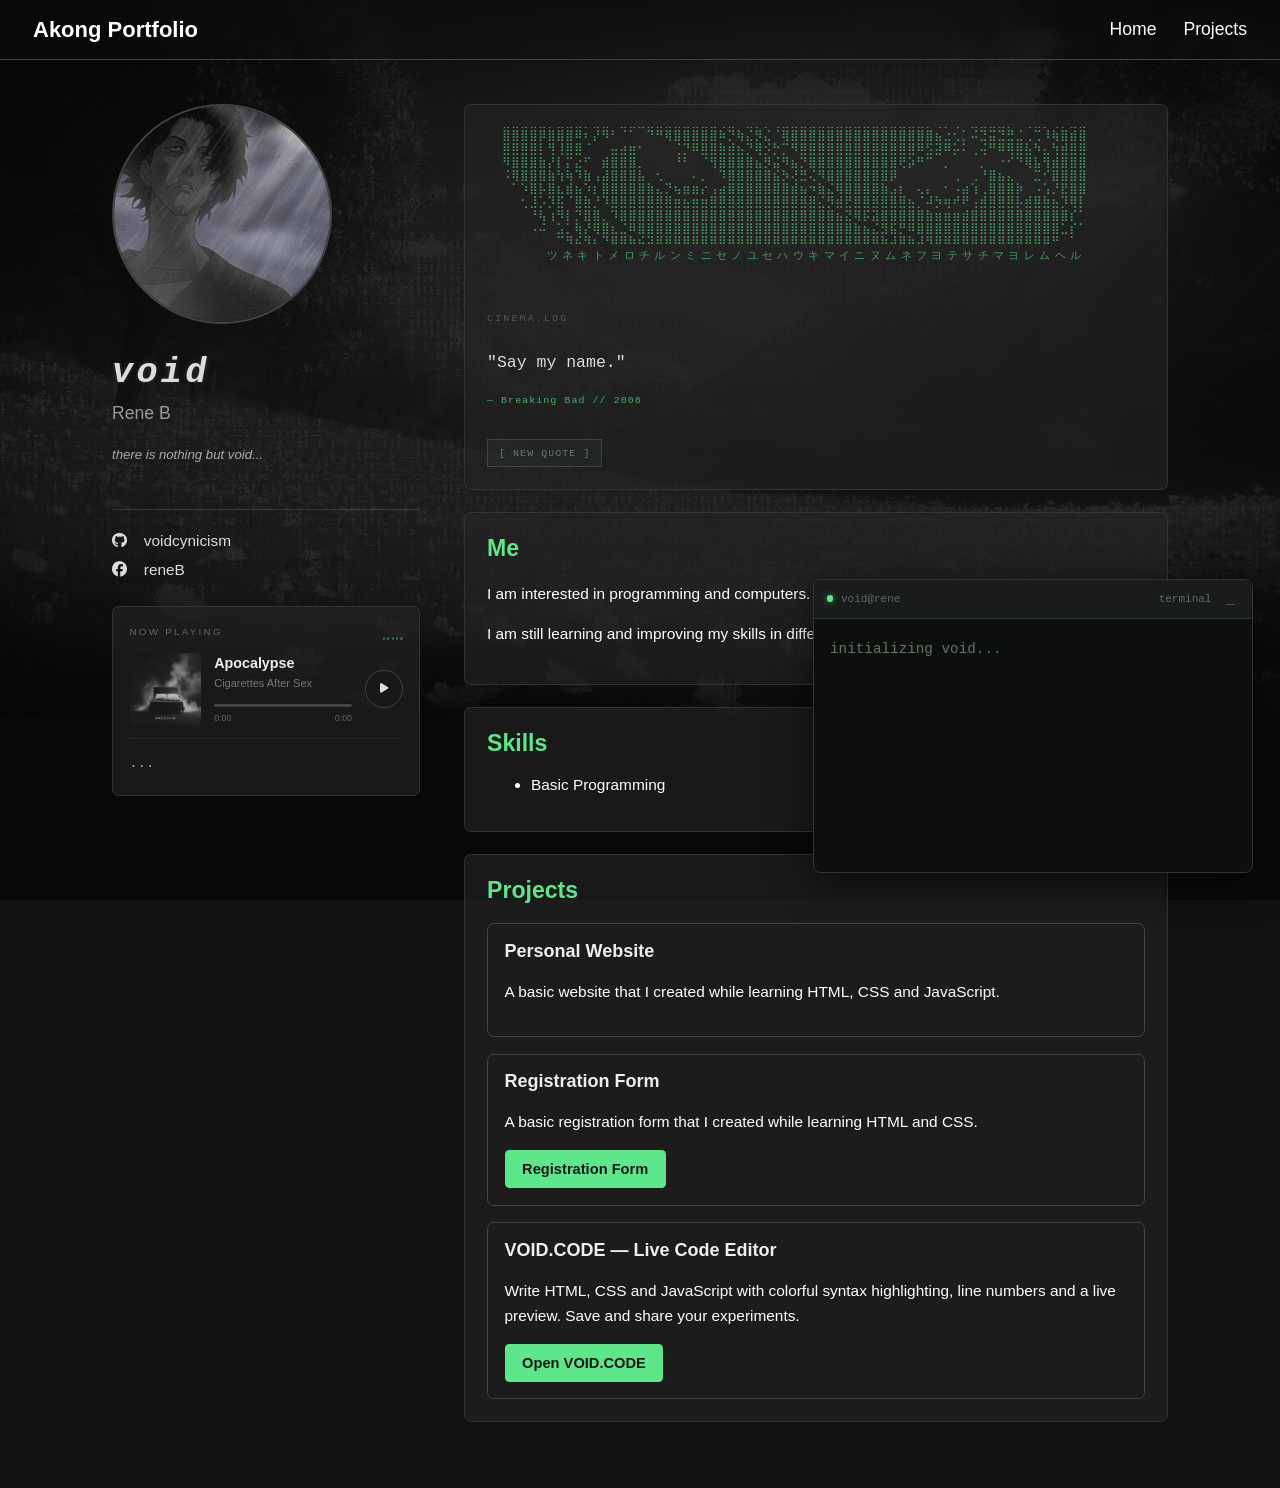
<file: index.html>
<!DOCTYPE html>
<html>

<head>

    <title>Rene Portfolio</title>

    <meta name="viewport" content="width=1200">

    <link rel="stylesheet" href="style.css">

    <!-- Font Awesome -->
    <link rel="stylesheet"
        href="https://cdnjs.cloudflare.com/ajax/libs/font-awesome/6.7.2/css/all.min.css">

</head>


<body>


    <!-- HEADER -->

    <header>

        <h2>Akong Portfolio</h2>

        <nav>

            <a href="#home">Home</a>

            <a href="#projects">Projects</a>

        </nav>

    </header>



    <!-- MAIN -->

    <main class="portfolio">


        <!-- =========================
             LEFT PROFILE
        ========================== -->

        <aside class="profile">


            <!-- PROFILE PICTURE -->

            <div class="profile-picture">

                <img src="assets/images/1.gif" alt="Profile Picture">

            </div>


<h1 class="void-glitch" data-text="void">
    void
</h1>


            <p class="username">
                Rene B
            </p>


            <p class="bio">
                <i>
                    there is nothing but void...
                </i>
            </p>


            <br>

            <hr>


            <!-- SOCIALS -->

            <div class="socials">


                <a
                    target="_blank"
                    href="https://github.com/voidcynicism">

                    <i class="fa-brands fa-github"></i>

                    voidcynicism

                </a>


                <a
                    target="_blank"
                    href="https://www.facebook.com/">

                    <i class="fa-brands fa-facebook"></i>

                    reneB

                </a>


            </div>



            <!-- =========================
                 MUSIC PLAYER
            ========================== -->

            <section class="music-section">


<div class="now-playing-row">

    <p class="now-playing">
        NOW PLAYING
    </p>

    <div class="visualizer" id="visualizer">
        <span></span>
        <span></span>
        <span></span>
        <span></span>
        <span></span>
    </div>

</div>


                <div class="music-card">


                    <!-- ALBUM -->

                    <img
                        src="assets/images/cgr.jpg"
                        class="album-cover"
                        id="album-cover"
                        alt="Album Cover">



                    <!-- SONG INFORMATION -->

                    <div class="song-info">


                        <h3 id="song-title">
                            Apocalypse
                        </h3>


                        <p
                            class="artist"
                            id="song-artist">

                            Cigarettes After Sex

                        </p>



                        <!-- PROGRESS BAR -->

                        <div
                            class="progress"
                            id="progress">

                            <div
                                class="progress-bar"
                                id="progress-bar">
                            </div>

                        </div>



                        <!-- TIME -->

                        <div class="song-time">

                            <span id="current-time">
                                0:00
                            </span>

                            <span id="duration">
                                0:00
                            </span>

                        </div>


                    </div>



                    <!-- PLAY -->

                    <button
                        class="play-button"
                        id="play-button"
                        type="button">

                        <i class="fa-solid fa-play"></i>

                    </button>


                </div>


<!-- CURRENT LYRIC -->

<div class="lyric-box">

    <p
        class="lyric previous-lyric"
        id="previous-lyric">
    </p>

    <p
        class="lyric current-lyric"
        id="music-lyric">
        ...
    </p>

    <p
        class="lyric next-lyric"
        id="next-lyric">
    </p>

</div>

</div>
                <!-- AUDIO -->

                <audio id="music" loop autoplay>

                    <source
                        src="assets/audio/apocal.mp3"
                        type="audio/mpeg">

                </audio>


            </section>


        </aside>



        <!-- =========================
             RIGHT CONTENT
        ========================== -->

        <div class="content">


            <!-- HOME -->

            <section id="home">
    
<div class="ascii-box">
    <pre>
  ⣿⣿⣿⣿⣿⣷⣿⣿⣿⡅⡹⢿⠆⠙⠋⠉⠻⠿⣿⣿⣿⣿⣿⣿⣮⠻⣦⡙⢷⡑⠘⣿⣿⣿⣿⣿⣿⣿⣿⣿⣿⣿⣿⣿⣿⣿⣿⣷⣌⠡⠌⠂⣙⠻⣛⠻⠷⠐⠈⠛⢱⣮⣷⣽⣿
  ⣿⣿⣿⣿⡇⢿⢹⣿⣶⠐⠁⠀⣀⣠⣤⠄⠀⠀⠈⠙⠻⣿⣿⣿⣦⣵⣌⠻⣷⢝⠦⠚⢿⣿⣿⣿⣿⣿⣿⣿⣿⣿⣿⣿⣿⣿⣿⢟⣻⣿⣊⡃⠀⣙⠿⣿⣿⣿⣎⢮⡀⢮⣽⣿⣿
  ⢿⣿⣿⣿⣧⡸⡎⡛⡩⠖⠀⣴⣿⣿⣿⠀⠀⠀⠀⠸⠇⠀⠙⢿⣿⣿⣿⣷⣌⢷⣑⢷⣄⠻⣿⣿⣿⣿⣿⣿⣿⣿⣿⣿⡿⣫⠶⠛⠉⠀⠁⠀⠈⠈⠀⠠⠜⠻⣿⣆⢿⣼⣿⣿⣿
  ⢐⣿⣿⣿⣿⣧⢧⣧⢻⣦⢀⣹⣿⣿⣿⣇⠀⠄⠀⠀⠀⡀⠀⠈⢻⣿⣿⣿⣿⣷⣝⢦⡹⠷⡙⢿⣿⣿⣿⣿⣿⣿⣿⣿⠈⠁⠀⠀⠀⠁⠀⠀⠀⠱⣶⣄⡀⠀⠈⠛⠜⣿⣿⣿⣿
  ⠀⠊⢫⣿⣏⣿⡌⣼⣄⢫⡌⣿⣿⣿⣿⣿⣦⡈⠲⣄⣤⣤⡡⢀⣠⣿⣿⣿⣿⣿⣿⣷⣼⣍⢬⣦⡙⣿⣿⣿⣿⣿⣯⢁⡄⠀⡀⡀⠀⠄⢈⣠⢪⠀⣿⣿⣿⣦⠀⢉⢂⠹⡿⣿⣿
  ⠀⠀⠄⢹⢃⢻⣟⠙⣿⣦⠱⢻⣿⣿⣿⣿⣿⣿⣷⣬⣍⣭⣥⣾⣿⣿⣿⣿⣿⣿⣿⣿⣿⣿⣶⡙⢿⣼⡿⣿⣿⣿⣿⣿⣷⣄⠘⣱⢦⣤⡴⡿⢈⣼⣿⣿⣿⣇⣴⣶⣮⣅⢻⣿⡏
  ⠀⠀⠈⠹⣇⢡⢿⡆⠻⣿⣷⠀⢻⣿⣿⣿⣿⣿⣿⣿⣿⣿⣿⣿⣿⣿⣿⣿⣿⣿⣿⣿⣿⣿⣿⣿⣷⣍⡻⣿⣟⣻⣿⣿⣿⣿⣷⣦⣥⣬⣤⣴⣾⣿⣿⣿⣿⣷⣿⣿⣿⣿⣷⡜⠃
  ⠀⠀⠀⢀⣘⠈⢂⠃⣧⡹⣿⣷⡄⠙⣿⣿⣿⣿⣿⣿⣿⣿⣿⣿⣿⣿⣿⣿⣿⣿⣿⣿⣿⣿⣿⣿⣿⣿⣿⣮⣅⡙⢿⣟⠿⣿⣿⣿⣿⣿⣿⣿⣿⣿⣿⣿⣿⣿⣿⣿⣿⣿⠋⡕⠂
  ⠀⠀⠀⠀⠀⠀⠛⢷⣜⢷⡌⠻⣿⣿⣦⣝⣻⣿⣿⣿⣿⣿⣿⣿⣿⣿⣿⣿⣿⣿⣿⣿⣿⣿⣿⣿⣿⣿⣿⣿⣿⣿⣯⣹⣷⣦⣹⢿⣿⣿⣿⣿⣿⣿⣿⣿⣿⣿⣿⣿⣿⠿⠉⠃⠀⠀
<center><div class="japanese-random" id="japanese-random"></div></center>
    </pre>
</div>


                <h3 class="hello">
                    
                </h3>


<div class="movie-quote">

    <p class="quote-label">
        CINEMA.LOG
    </p>

    <p
        class="movie-quote-text"
        id="movie-quote-text">
    </p>

    <p
        class="movie-info"
        id="movie-info">
    </p>

<button class="new-quote" id="new-quote" type="button">
    [ NEW QUOTE ]
</button>

</div>


            </section>



            <!-- ABOUT -->

            <section id="about">


                <h2>
                    Me
                </h2>


                <p>
                    I am interested in programming
                    and computers.
                </p>


                <p>
                    I am still learning and improving
                    my skills in different programming
                    languages.
                </p>


            </section>



            <!-- SKILLS -->

            <section id="skills">


                <h2>
                    Skills
                </h2>


                <ul>

                    <li>Basic Programming</li>

                </ul>


            </section>



            <!-- PROJECTS -->

            <section id="projects">


                <h2>
                    Projects
                </h2>



                <div class="project">


                    <h3>
                        Personal Website
                    </h3>


                    <p>
                        A basic website that I created
                        while learning HTML, CSS and
                        JavaScript.
                    </p>


                </div>



                <div class="project">


                    <h3>
                        Registration Form
                    </h3>


                    <p>
                        A basic registration form that
                        I created while learning HTML
                        and CSS.
                    </p>


                    <a
                        target="_blank"
                        href="form.html">

                        <button>
                        Registration Form
                        </button>

                    </a>


                </div>


                <div class="project" id="project-3">
                    <h3>VOID.CODE — Live Code Editor</h3>
                    <p>Write HTML, CSS and JavaScript with colorful syntax highlighting,
                        line numbers and a live preview. Save and share your experiments.</p>
                    <a href="editor/index.html" target="_blank" rel="noopener noreferrer"><button type="button">Open VOID.CODE</button></a>
                </div>

            </section>


        </div>


    </main>



    <!-- =====================================
         FLOATING TERMINAL
    ====================================== -->

    <section class="terminal-section">


        <!-- TERMINAL HEADER -->

<div class="terminal-header">

    <div class="terminal-title">

        <span class="terminal-dot"></span>

        <span>
            void@rene
        </span>

    </div>


    <div class="terminal-controls">

        <span>
            terminal
        </span>

        <button
            id="terminal-minimize"
            class="terminal-minimize"
            type="button">
            _
        </button>

    </div>

</div>


        <!-- TERMINAL SCREEN -->

        <div
            class="terminal-screen"
            id="terminal-screen">


            <!-- TERMINAL OUTPUT -->

            <div id="terminal-output"></div>



            <!-- TERMINAL INPUT -->

            <div
                class="terminal-input-line"
                id="input-line">


                <span class="terminal-prompt">
                    void@rene:~$
                </span>


                <input
                    type="text"
                    id="terminal-input"
                    autocomplete="off"
                    spellcheck="false">


                <span class="terminal-cursor">
                    █
                </span>


            </div>


        </div>


    </section>



    <!-- JAVASCRIPT -->

    <script src="script.js"></script>


</body>

</html>
</file>
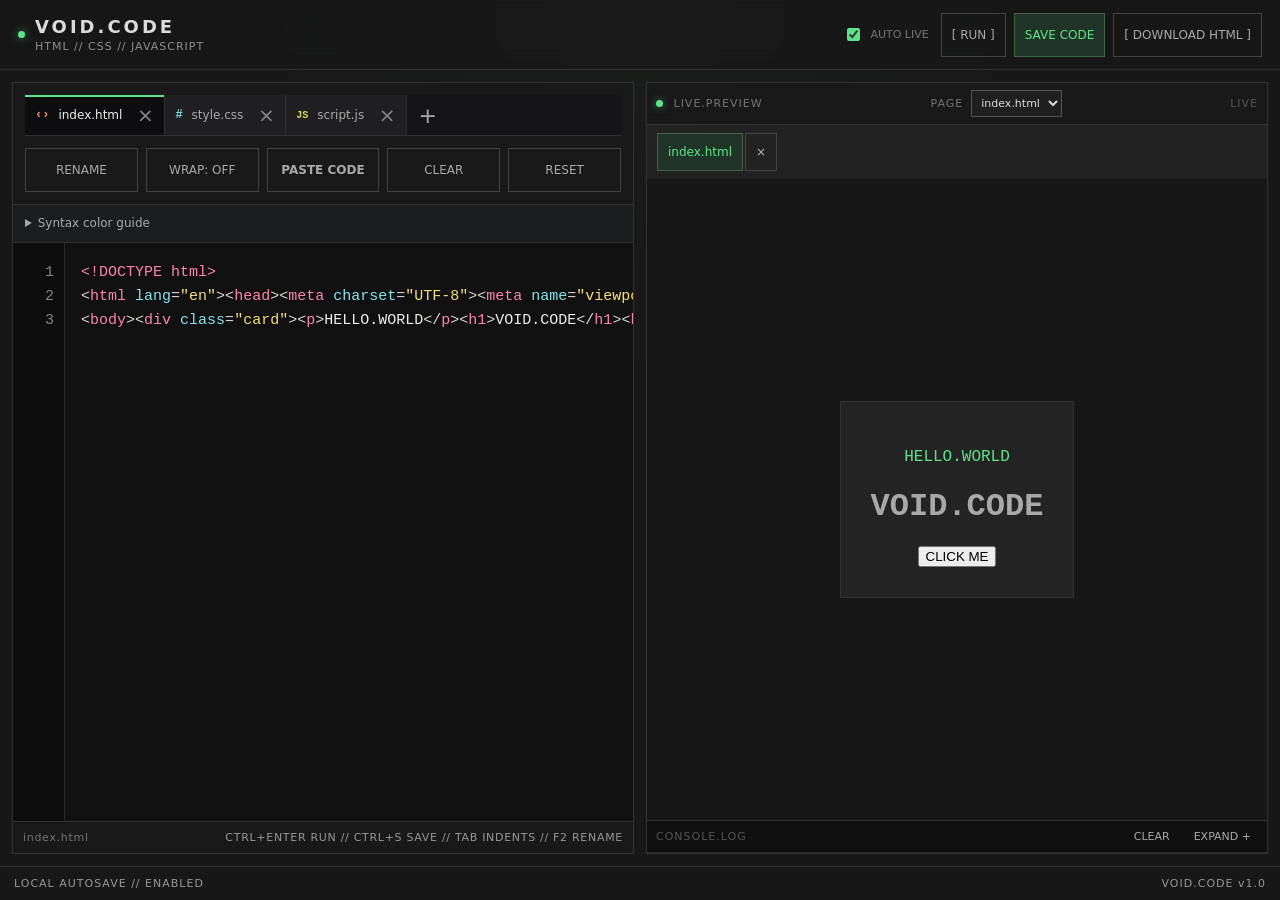
<file: editor/index.html>
<!DOCTYPE html>
<html lang="en">
<head>
    <meta charset="UTF-8">
    <meta name="viewport" content="width=1200">
    <title>VOID.CODE</title>
    <link rel="stylesheet" href="style.css">
</head>
<body>
    <header class="topbar">
        <div class="brand">
            <span class="brand-dot"></span>
            <div>
                <h1>VOID.CODE</h1>
                <p>HTML // CSS // JAVASCRIPT</p>
            </div>
        </div>

        <div class="top-actions">
            <label class="auto-live">
                <input type="checkbox" id="auto-live" checked>
                <span>AUTO LIVE</span>
            </label>
            <button type="button" id="run-button">[ RUN ]</button>
            <button type="button" id="save-code-button">SAVE CODE</button>
            <button type="button" id="download-button">[ DOWNLOAD HTML ]</button>
        </div>
    </header>

    <main class="workspace">
        <section class="editor-panel">
            <div class="panel-header">
                <div class="file-tabbar">
                    <div class="file-tabs" role="tablist" aria-label="Code files"></div>
                    <details class="file-create">
                        <summary aria-label="Add file" title="Add file">+</summary>
                        <div class="file-create-menu">
                            <button type="button" data-new-file="html">New HTML file</button>
                            <button type="button" data-new-file="css">New CSS file</button>
                            <button type="button" data-new-file="js">New JS file</button>
                        </div>
                    </details>
                </div>

                <div class="editor-actions">
                    <button type="button" id="rename-button">RENAME</button>
                    <button type="button" id="wrap-button" aria-pressed="false">WRAP: OFF</button>
                    <button type="button" id="paste-button"><b>PASTE CODE</b></button>
                    <button type="button" id="clear-button">CLEAR</button>
                    <button type="button" id="reset-button">RESET</button>
                </div>
            </div>

            <details class="syntax-guide">
                <summary>Syntax color guide</summary>
                <div class="syntax-legend">
                    <span class="token-keyword">Pink · tags, keywords &amp; operators</span>
                    <span class="token-property">Cyan · attributes &amp; properties</span>
                    <span class="token-function">Green · selectors &amp; functions</span>
                    <span class="token-string">Yellow · quoted text</span>
                    <span class="token-number">Purple · numbers, colors &amp; booleans</span>
                    <span class="token-value">Orange · CSS values</span>
                    <span class="token-comment">Gray · comments</span>
                </div>
                <p>Colors help you recognize code parts. Pink is not an error; check the console for runtime errors.</p>
            </details>

            <div class="editor-wrap">
                <div class="code-editor active" data-editor-panel="html">
                    <div class="line-numbers" aria-hidden="true"></div>
                    <pre class="highlighting" aria-hidden="true"><code class="language-html"></code></pre>
                    <textarea id="html-editor" data-language="html" spellcheck="false" autocomplete="off" aria-label="HTML editor"></textarea>
                </div>
                <div class="code-editor" data-editor-panel="css">
                    <div class="line-numbers" aria-hidden="true"></div>
                    <pre class="highlighting" aria-hidden="true"><code class="language-css"></code></pre>
                    <textarea id="css-editor" data-language="css" spellcheck="false" autocomplete="off" aria-label="CSS editor"></textarea>
                </div>
                <div class="code-editor" data-editor-panel="js">
                    <div class="line-numbers" aria-hidden="true"></div>
                    <pre class="highlighting" aria-hidden="true"><code class="language-javascript"></code></pre>
                    <textarea id="js-editor" data-language="javascript" spellcheck="false" autocomplete="off" aria-label="JavaScript editor"></textarea>
                </div>
            </div>

            <div class="editor-footer">
                <span id="active-file-label">index.html</span>
                <span class="shortcut-help">CTRL+ENTER RUN // CTRL+S SAVE // TAB INDENTS // F2 RENAME</span>
            </div>
        </section>

        <section class="preview-panel console-collapsed">
            <div class="panel-header">
                <div>
                    <span class="status-dot"></span>
                    <span class="panel-title">LIVE.PREVIEW</span>
                </div>
                <label class="preview-page">PAGE <select id="preview-page" aria-label="HTML page to preview"></select></label>
                <span id="preview-status">READY</span>
            </div>

            <div class="preview-navigation">
                <div id="preview-tabs" role="tablist" aria-label="Open preview pages"></div>
            </div>

            <div class="preview-wrap">
                <iframe id="preview-frame" title="Live preview" sandbox="allow-scripts allow-forms"></iframe>
            </div>

            <div class="console-panel">
                <div class="console-header">
                    <span>CONSOLE.LOG</span>
                    <div class="console-actions">
                        <button type="button" id="clear-console-button">CLEAR</button>
                        <button type="button" id="toggle-console-button" aria-expanded="false" aria-controls="console-output">EXPAND +</button>
                    </div>
                </div>

                <div id="console-output" class="console-output" aria-live="polite" hidden>
                    <div class="console-line system">&gt; preview console ready.</div>
                </div>
            </div>
        </section>
    </main>

    <footer class="statusbar">
        <span id="save-status">LOCAL AUTOSAVE // ENABLED</span>
        <span>VOID.CODE v1.0</span>
    </footer>

    <dialog id="save-dialog" aria-labelledby="save-dialog-title" aria-describedby="save-dialog-description">
        <div class="save-dialog-header">
            <h2 id="save-dialog-title">Your code link is ready</h2>
            <button type="button" id="close-save-button" aria-label="Close save popup">Close</button>
        </div>
        <p id="save-dialog-description">This link contains all your files as they are now. Save again after making changes to get an updated link.</p>
        <label for="saved-code-link">Code link</label>
        <div class="save-link-row">
            <input id="saved-code-link" type="text" readonly spellcheck="false" aria-describedby="copy-status">
            <button type="button" id="copy-saved-link-button">Copy</button>
        </div>
        <p id="copy-status" role="status" aria-live="polite"></p>
    </dialog>

    <script src="project.js"></script>
    <script src="preview-navigation.js"></script>
    <script src="script.js"></script>
</body>
</html>
</file>
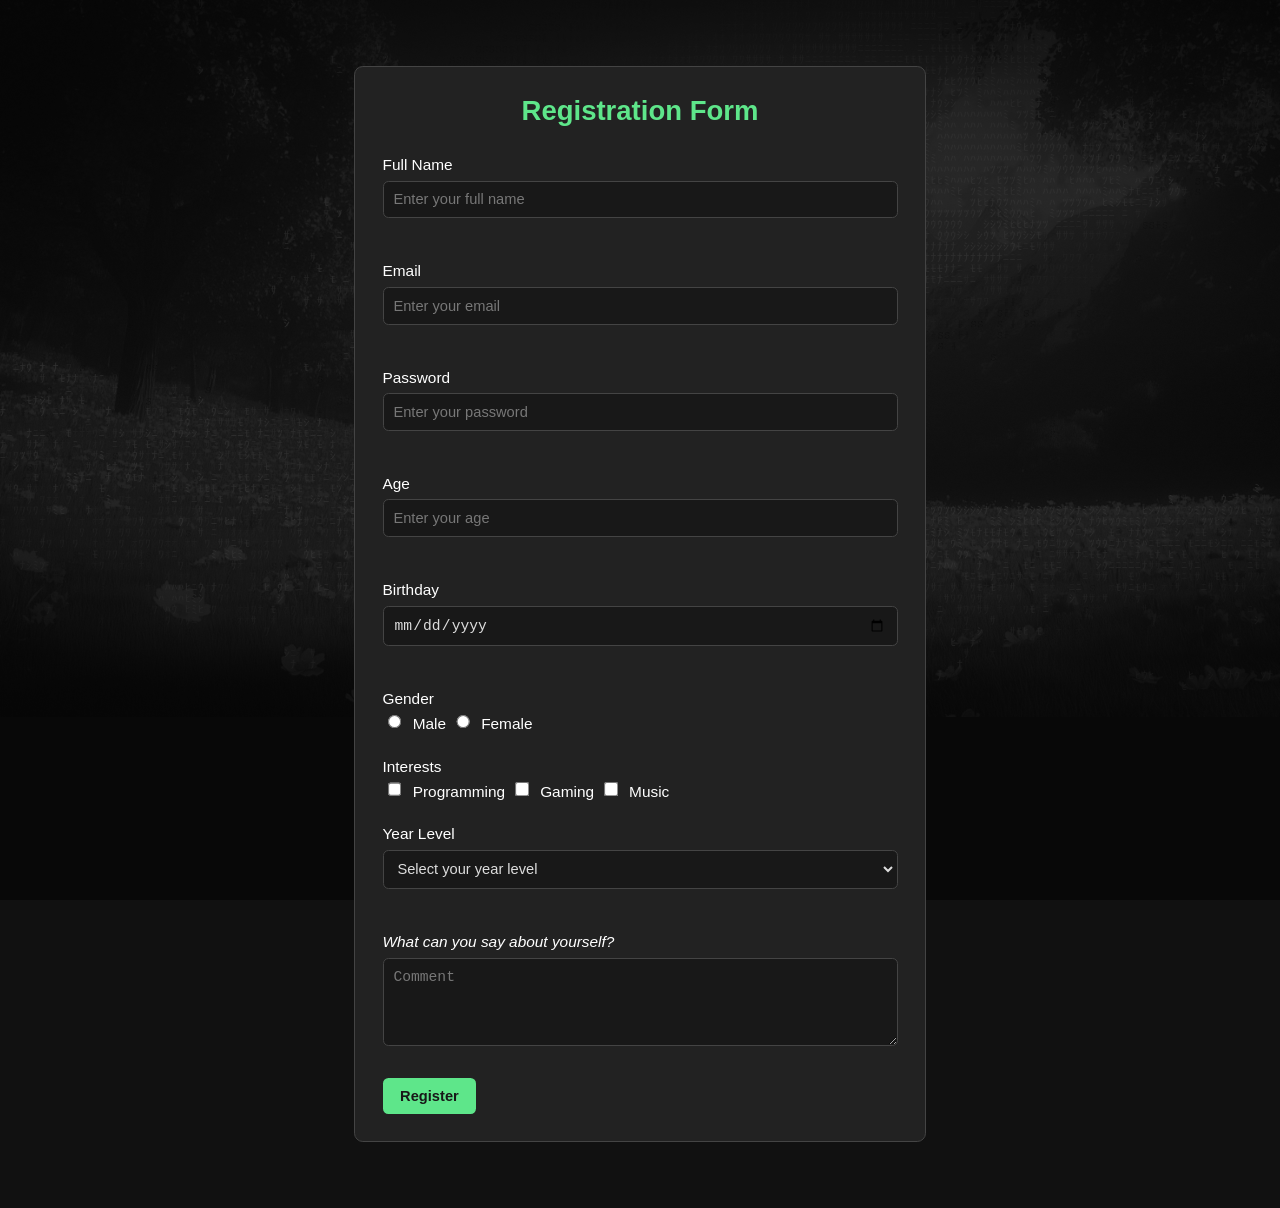
<file: form.html>
<!DOCTYPE html>
<html>
<head>
    <title>Registration Form</title>
</head>
<link rel="stylesheet" href="form.css">
<link rel="stylesheet" href="style.css">
<body>

    <div class="form-container">
    <h1>Registration Form</h1>

    <form action="submitted.html">
        <label>Full Name</label>
        <br>
        <input type="text" placeholder="Enter your full name" required>

        <br><br>

        <label>Email</label>
        <br>
        <input type="email" placeholder="Enter your email" required>

        <br><br>


        <label>Password</label>
        <br>
        <input type="password" placeholder="Enter your password" required>

        <br><br>
        <label>Age</label>
        <br>
        <input type="number" placeholder="Enter your age">

        <br><br>


        <label>Birthday</label>
        <br>
        <input type="date">

        <br><br>

        <label>Gender</label>
        <br>

        <input type="radio" name="gender" value="male">
        <label>Male</label>

        <input type="radio" name="gender" value="female">
        <label>Female</label>

        <br><br>

        <label>Interests</label>
        <br>

        <input type="checkbox" value="programming">
        <label>Programming</label>

        <input type="checkbox" value="gaming">
        <label>Gaming</label>

        <input type="checkbox" value="music">
        <label>Music</label>

        <br><br>


        <label>Year Level</label>
        <br>

        <select>
            <option value="">Select your year level</option>
            <option value="1">1st Year</option>
            <option value="2">2nd Year</option>
            <option value="3">3rd Year</option>
            <option value="4">4th Year</option>
        </select>

        <br><br>


        <label><i>What can you say about yourself?</i></label>
        <br>

        <textarea
            rows="5"
            cols="30"
            placeholder="Comment"></textarea>

        <br>
        <input type="submit" value="Register">

    </form>
    </div>


</body>
</html>
</file>
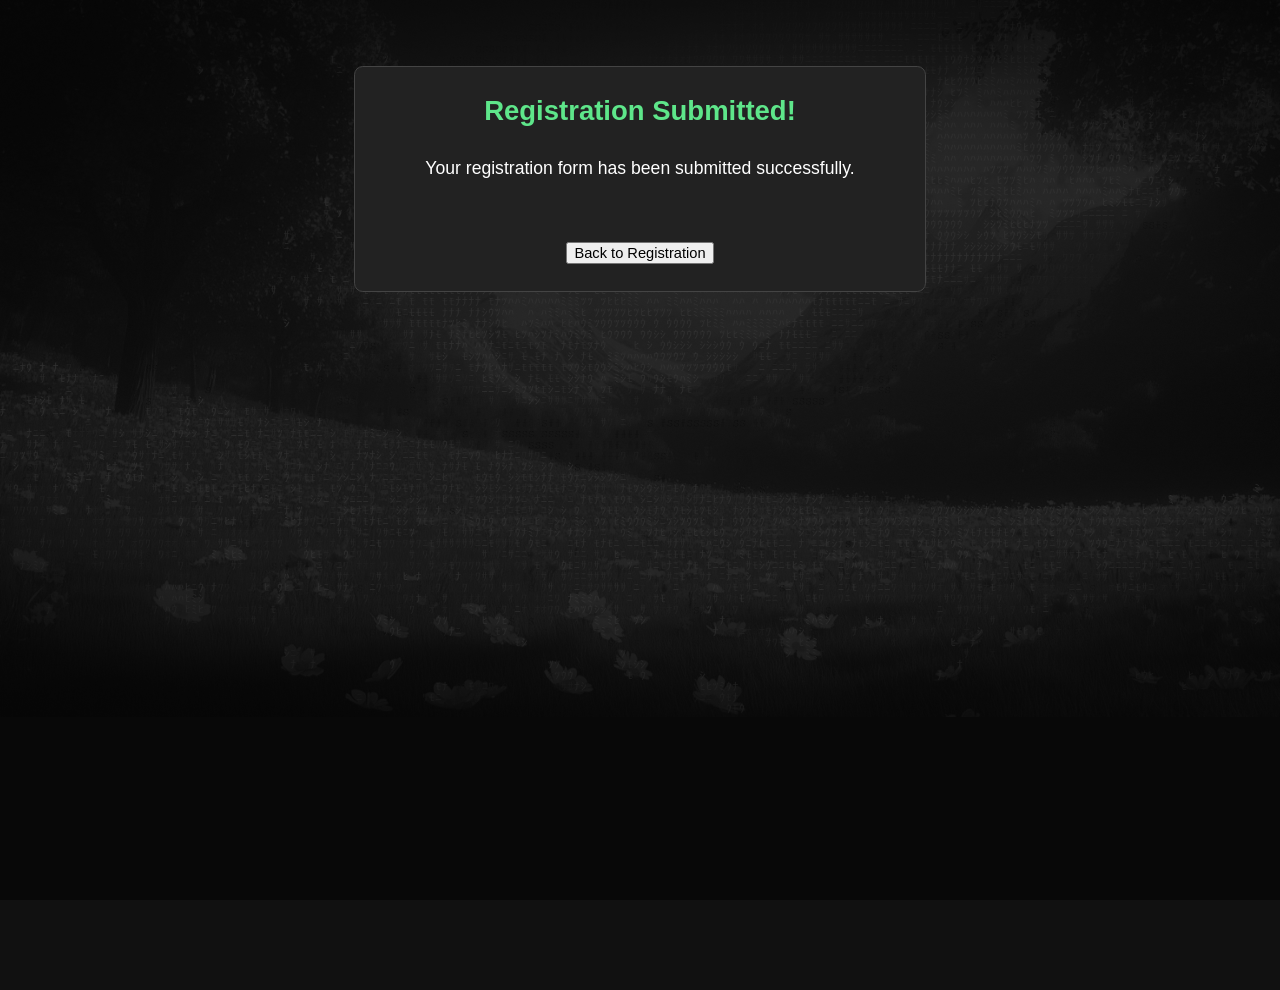
<file: submitted.html>
<!DOCTYPE html>
<html>
<head>
    <title>Registration Complete</title>
    <link rel="stylesheet" href="form.css">
    <link rel="stylesheet" href="style.css">
</head>

<body>

    <div class="form-container">

        <h1>Registration Submitted!</h1>

        <center><p>
            Your registration form has been submitted successfully.
        </p></center>
<br>
<br>
      <center>  <a class="back" href="form.html">
            <button>Back to Registration</button>
        </a>

        <br>
     </center>

    </div>

</body>
</html>
</file>
<file: style.css>
/* =========================
   WHOLE PAGE
========================= */

* {
    box-sizing: border-box;
}


html {
    scroll-behavior: smooth;
}


body {

    background-color: #181818;
    zoom: 1.1;
    font-family: Arial, sans-serif;

    margin: 0;

    color: #ddd;
}



/* =========================
   HEADER
========================= */

header {

    background-color: #222;

    border-bottom: 1px solid #444;

    padding: 15px 30px;


    display: flex;

    justify-content: space-between;

    align-items: center;
    
}

header {
    background: rgba(24, 24, 24, 0.2) !important;

    backdrop-filter: blur(4px);
    -webkit-backdrop-filter: blur(4px);
}
header h2 {

    margin: 0;

    font-size: 20px;
}



/* =========================
   NAV
========================= */

nav a {

    color: white;

    text-decoration: none;

    margin-left: 20px;
}


nav a:hover {

    color: #5ee68a;
}



/* =========================
   MAIN LAYOUT
========================= */

.portfolio {

    display: flex;

    max-width: 1000px;

    margin: 40px auto;

    padding: 0 20px;

    gap: 40px;
}



/* =========================
   LEFT PROFILE
========================= */

.profile {

    width: 280px;

    flex-shrink: 0;
}



/* =========================
   PROFILE PICTURE
========================= */

.profile-picture {

    width: 200px;

    height: 200px;


    border: 2px solid #444;

    border-radius: 50%;


    overflow: hidden;
}


.profile-picture img {

    width: 100%;

    height: 100%;

    object-fit: cover;
}


.profile h1 {

    margin-bottom: 5px;
}


.username {

    color: #999;

    margin-top: 0;
}


.bio {

    color: #aaa;

    font-size: 12px;
}


.profile hr {

    opacity: 0.2;

    border: none;

    border-top: 1px solid #aaa;
}



/* =========================
   SOCIALS
========================= */

.socials {

    margin-top: 20px;

    margin-bottom: 25px;
}


.socials a {

    display: block;


    color: #ddd;

    text-decoration: none;


    margin: 10px 0;

    font-size: 14px;
}


.socials a:hover {

    color: #5ee68a;
}


.socials i {

    width: 25px;
}



/* =========================
   CONTENT
========================= */

.content {

    flex: 1;

    min-width: 0;
}



/* =========================
   CONTENT SECTIONS
========================= */

.content section {

    background: rgba(36, 36, 36, 0.65);


    padding: 20px;
    font-size: 14px;
    margin-bottom: 20px;


    border: 1px solid #333;

    border-radius: 6px;
}


.content section h2 {

    color: #5ee68a;

    margin-top: 0;
}


.hello {

    color: #ff6868;

    margin-top: 0;
}


p {

    line-height: 1.6;
}


li {

    margin: 7px 0;
}



/* =========================
   PROJECT
========================= */

.project {

    border: 1px solid #444;

    border-radius: 6px;


    padding: 15px;

    margin-top: 15px;
}


.project h3 {

    margin-top: 0;

    color: #eee;
}



/* =========================
   PROJECT BUTTON
========================= */

.project button {

    background-color: #5ee68a;

    color: #181818;


    border: none;

    border-radius: 4px;


    padding: 10px 16px;


    font-weight: bold;

    cursor: pointer;
}


.project button:hover {

    background-color: white;
}



/* =====================================
   MUSIC PLAYER
===================================== */

.music-section {

    margin-top: 20px;

    padding: 15px;


    background: rgba(36, 36, 36, 0.65);


    border: 1px solid #333;

    border-radius: 6px;
}



/* NOW PLAYING */

.now-playing {

    color: #666;


    font-size: 9px;

    letter-spacing: 2px;


    margin-top: 0;

    margin-bottom: 12px;
}



/* MUSIC ROW */

.music-card {

    display: flex;

    align-items: center;

    gap: 12px;
}



/* ALBUM COVER */

.album-cover {

    width: 65px;

    height: 65px;


    object-fit: cover;


    border-radius: 4px;


    filter:
        grayscale(30%)
        brightness(0.8);


    transition: 0.3s;
}


.music-section:hover .album-cover {

    filter:
        grayscale(0%)
        brightness(1);
}



/* SONG INFO */

.song-info {

    flex: 1;

    min-width: 0;
}


.song-info h3 {

    margin: 0 0 4px 0;


    color: #eee;

    font-size: 13px;


    white-space: nowrap;

    overflow: hidden;

    text-overflow: ellipsis;
}


.artist {

    color: #777;


    font-size: 10px;


    margin: 0 0 10px 0;


    white-space: nowrap;

    overflow: hidden;

    text-overflow: ellipsis;
}



/* =========================
   PROGRESS
========================= */

.progress {

    width: 100%;

    height: 3px;


    background-color: #444;


    border-radius: 10px;

    overflow: hidden;


    cursor: pointer;
}


.progress-bar {

    width: 0%;

    height: 100%;


    background-color: #5ee68a;


    border-radius: 10px;
}



/* =========================
   SONG TIME
========================= */

.song-time {

    display: flex;

    justify-content: space-between;


    margin-top: 5px;


    color: #666;

    font-size: 8px;
}



/* =========================
   PLAY BUTTON
========================= */

.play-button {

    width: 34px;

    height: 34px;


    padding: 0;


    border: 1px solid #444;

    border-radius: 50%;


    background-color: #181818;

    color: #ddd;


    cursor: pointer;


    display: flex;

    justify-content: center;

    align-items: center;


    flex-shrink: 0;


    font-size: 10px;
}


.play-button:hover {

    background-color: #5ee68a;

    color: #181818;

    border-color: #5ee68a;
}



/* =====================================
   FLOATING TERMINAL
===================================== */

.terminal-section {

    /*
        THIS MAKES IT FLOAT.

        It stays in the same place
        even when the page scrolls.
    */

    position: fixed;


    right: 25px;

    bottom: 25px;


    width: 400px;


    padding: 0;


    background-color: #0c0f0d;


    border: 1px solid #303530;

    border-radius: 7px;


    overflow: hidden;


    z-index: 1000;


    box-shadow:
        0 10px 35px
        rgba(0, 0, 0, 0.55);
}



/* =====================================
   TERMINAL HEADER
===================================== */

.terminal-header {

    background-color: #191c1a;


    padding: 9px 12px;


    border-bottom: 1px solid #303530;


    display: flex;

    justify-content: space-between;

    align-items: center;


    font-family:
        "Courier New",
        monospace;


    font-size: 10px;


    color: #626a63;
}



/* LEFT TERMINAL TITLE */

.terminal-title {

    display: flex;

    align-items: center;

    gap: 7px;
}



/* SMALL GREEN STATUS DOT */

.terminal-dot {

    width: 6px;

    height: 6px;


    background-color: #5ee68a;


    border-radius: 50%;


    box-shadow:
        0 0 6px
        rgba(94, 230, 138, 0.6);
}

.ascii-box {
    color: #5ee68a;
    opacity: 0.6;
    overflow-x: auto;
}

.ascii-box pre {
    font-family: "Courier New", monospace;
    font-size: 11px;
    line-height: 1.1;
    margin: 0;
}

/* =====================================
   TERMINAL SCREEN
===================================== */

.terminal-screen {

    padding: 15px;


    height: 230px;


    overflow-y: auto;


    font-family:
        "Courier New",
        monospace;


    font-size: 13px;


    color: #a8b5a8;


    cursor: text;


    text-shadow:
        0 0 5px
        rgba(94, 230, 138, 0.10);
}



/* =====================================
   TERMINAL LINES
===================================== */

.terminal-line {

    margin: 4px 0;


    line-height: 1.5;


    font-family:
        "Courier New",
        monospace;


    word-break: break-word;
}



/* PROMPT */

.terminal-prompt {

    color: #5ee68a;

    white-space: nowrap;
}



/* SYSTEM TEXT */

.system-text {

    color: #687068;
}



/* QUOTE */

.quote-text {

    color: #abb5ad;

    font-style: italic;


    margin-left: 8px;
}



/* ERRORS */

.error-text {

    color: #d16464;
}



/* MUSIC LIST */

.music-list {

    color: #8c998e;

    margin-left: 8px;
}



/* =====================================
   TERMINAL INPUT
===================================== */

.terminal-input-line {

    display: flex;

    align-items: center;


    margin-top: 7px;


    font-family:
        "Courier New",
        monospace;
}


#terminal-input {

    flex: 1;

    min-width: 0;


    margin-left: 7px;


    padding: 0;


    border: none;

    outline: none;


    background: transparent;


    color: #ddd;


    font-family:
        "Courier New",
        monospace;


    font-size: 12px;


    /* hide normal cursor */

    caret-color: transparent;
}



/* =====================================
   BLINKING CURSOR
===================================== */

.terminal-cursor {

    color: #5ee68a;


    font-size: 12px;


    animation:
        blinkCursor
        0.8s
        steps(1)
        infinite;
}


@keyframes blinkCursor {

    0%,
    45% {

        opacity: 1;
    }


    46%,
    100% {

        opacity: 0;
    }

}



/* =====================================
   TERMINAL SCROLLBAR
===================================== */

.terminal-screen::-webkit-scrollbar {

    width: 5px;
}


.terminal-screen::-webkit-scrollbar-track {

    background-color: #101210;
}


.terminal-screen::-webkit-scrollbar-thumb {

    background-color: #333;

    border-radius: 10px;
}


.terminal-screen::-webkit-scrollbar-thumb:hover {

    background-color: #444;
}



/* =====================================
   MOBILE (disabled to keep the desktop layout on every screen)
===================================== */

@media not all {


    header {

        padding: 15px 20px;
    }


    header h2 {

        font-size: 17px;
    }


    nav a {

        margin-left: 10px;

        font-size: 13px;
    }



    /* MAIN */

    .portfolio {

        flex-direction: column;


        margin-top: 25px;


        padding: 0 15px;


        gap: 25px;
    }



    /* PROFILE */

    .profile {

        width: 100%;
    }


    .profile-picture {

        width: 150px;

        height: 150px;
    }



    /* TERMINAL */

    .terminal-section {

        right: 10px;

        bottom: 10px;


        width: calc(100% - 20px);
    }


    .terminal-screen {

        height: 180px;

        font-size: 11px;
    }


    #terminal-input {

        font-size: 11px;
    }


    .terminal-cursor {

        font-size: 11px;
    }

}
/* =========================
   CRT SCREEN EFFECT
========================= */

/* scanlines */
body::before {
    content: "";

    position: fixed;
    top: 0;
    left: 0;

    width: 100%;
    height: 100%;

    pointer-events: none;

    z-index: 9999;

    background: repeating-linear-gradient(
        to bottom,
        rgba(0, 0, 0, 0) 0px,
        rgba(0, 0, 0, 0) 2px,
        rgba(0, 0, 0, 0.10) 3px,
        rgba(0, 0, 0, 0.10) 4px
    );

    opacity: 0.35;
}


/* very subtle screen flicker */
body::after {
    content: "";

    position: fixed;
    top: 0;
    left: 0;

    width: 100%;
    height: 100%;

    pointer-events: none;

    z-index: 9998;

    background: rgba(255, 255, 255, 0.015);

    animation: crtFlicker 0.65s infinite;
}


@keyframes crtFlicker {

    0% {
        opacity: 0.08;
    }

    50% {
        opacity: 0.02;
    }

    100% {
        opacity: 0.06;
    }
}
/* =========================
   VOID GLITCH TITLE
========================= */

.void-glitch {
    position: relative;
    display: inline-block;

    margin-bottom: 5px;

    font-family: "Courier New", monospace;
    font-size: 32px;
    font-style: italic;
    font-weight: bold;

    letter-spacing: 3px;

    color: #ddd;

    text-shadow:
        0 0 5px rgba(255, 255, 255, 0.12),
        0 0 12px rgba(94, 230, 138, 0.08);

    animation: voidMainGlitch 4s infinite;
}


/* glitch copies */

.void-glitch::before,
.void-glitch::after {
    content: attr(data-text);

    position: absolute;

    top: 0;
    left: 0;

    width: 100%;
    height: 100%;

    pointer-events: none;

    opacity: 0;
}


/* green copy */

.void-glitch::before {
    color: #5ee68a;

    text-shadow:
        -2px 0 #5ee68a;

    animation: voidGreenGlitch 4s infinite;
}


/* red copy */

.void-glitch::after {
    color: #ff6868;

    text-shadow:
        2px 0 #ff6868;

    animation: voidRedGlitch 4s infinite;
}


/* =========================
   MAIN MOVEMENT
========================= */

@keyframes voidMainGlitch {

    0%,
    88%,
    91%,
    94%,
    100% {
        transform: translate(0);
    }

    89% {
        transform: translate(-2px, 0);
    }

    90% {
        transform: translate(2px, 1px);
    }

    92% {
        transform: translate(1px, -1px);
    }

    93% {
        transform: translate(-1px, 1px);
    }
}


/* =========================
   GREEN GLITCH
========================= */

@keyframes voidGreenGlitch {

    0%,
    88%,
    94%,
    100% {
        opacity: 0;
        transform: translate(0);
        clip-path: inset(0 0 0 0);
    }

    89% {
        opacity: 0.7;

        transform: translate(-3px, 0);

        clip-path: inset(
            10% 0 60% 0
        );
    }

    90% {
        opacity: 0.5;

        transform: translate(2px, 0);

        clip-path: inset(
            55% 0 15% 0
        );
    }

    92% {
        opacity: 0.7;

        transform: translate(-2px, 1px);

        clip-path: inset(
            30% 0 35% 0
        );
    }

    93% {
        opacity: 0.3;

        transform: translate(1px, 0);

        clip-path: inset(
            70% 0 5% 0
        );
    }
}


/* =========================
   RED GLITCH
========================= */

@keyframes voidRedGlitch {

    0%,
    88%,
    94%,
    100% {
        opacity: 0;
        transform: translate(0);
        clip-path: inset(0 0 0 0);
    }

    89% {
        opacity: 0.5;

        transform: translate(3px, 1px);

        clip-path: inset(
            65% 0 10% 0
        );
    }

    90% {
        opacity: 0.7;

        transform: translate(-2px, 0);

        clip-path: inset(
            20% 0 50% 0
        );
    }

    92% {
        opacity: 0.4;

        transform: translate(3px, -1px);

        clip-path: inset(
            45% 0 25% 0
        );
    }

    93% {
        opacity: 0.6;

        transform: translate(-1px, 0);

        clip-path: inset(
            5% 0 75% 0
        );
    }
}


/* =========================
   HOVER
========================= */

.void-glitch:hover {
    color: #5ee68a;

    text-shadow:
        0 0 5px rgba(94, 230, 138, 0.5),
        0 0 15px rgba(94, 230, 138, 0.25);

    cursor: default;
}
/* =========================
   MUSIC VISUALIZER
========================= */

.now-playing-row {
    display: flex;
    align-items: center;
    justify-content: space-between;

    margin-bottom: 12px;
}


.now-playing-row .now-playing {
    margin: 0;
}


.visualizer {
    height: 15px;

    display: flex;
    align-items: flex-end;

    gap: 2px;
}


.visualizer span {
    width: 2px;
    height: 3px;

    background-color: #5ee68a;

    border-radius: 2px;

    opacity: 0.4;
}


/* animate only while music is playing */

.visualizer.playing span {
    opacity: 0.8;

    animation: musicBar 0.7s ease-in-out infinite alternate;
}


.visualizer.playing span:nth-child(1) {
    animation-duration: 0.45s;
}


.visualizer.playing span:nth-child(2) {
    animation-duration: 0.7s;
}


.visualizer.playing span:nth-child(3) {
    animation-duration: 0.55s;
}


.visualizer.playing span:nth-child(4) {
    animation-duration: 0.8s;
}


.visualizer.playing span:nth-child(5) {
    animation-duration: 0.6s;
}


@keyframes musicBar {

    from {
        height: 3px;
    }

    to {
        height: 14px;
    }

}
/* =========================
   MUSIC LYRICS
========================= */

/* =========================
   LYRICS
========================= */
/* =========================
   3 LINE LYRICS
========================= */

.lyric-box {
    margin-top: 12px;

    padding-top: 10px;

    border-top: 1px solid
        rgba(255, 255, 255, 0.06);

    font-family: "Courier New", monospace;

    overflow: hidden;
}


.lyric {
    margin: 4px 0;

    font-size: 12px;

    line-height: 1.5;

    letter-spacing: 0.4px;

    white-space: normal;

    overflow-wrap: break-word;

    transition: 0.3s;
}


/* PREVIOUS */

.previous-lyric {
    color: #444;

    font-size: 12px;

    opacity: 0.6;
}


/* CURRENT */

.current-lyric {
    color: #aaa;

    font-size: 12px;

    opacity: 1;
}


/* NEXT */

.next-lyric {
    color: #555;

    font-size: 12px;

    opacity: 0.7;
}


/* NEW LYRIC ANIMATION */

.lyric-change {
    animation: lyricSlide 0.4s ease;
}


@keyframes lyricSlide {

    from {
        opacity: 0;

        transform: translateY(4px);

        filter: blur(1px);
    }


    to {
        opacity: 1;

        transform: translateY(0);

        filter: blur(0);
    }

}

/* TERMINAL CONTROLS */

.terminal-controls {
    display: flex;
    align-items: center;
    gap: 10px;
}


.terminal-minimize {
    background: transparent;

    border: none;

    color: #626a63;

    font-family: "Courier New", monospace;

    font-size: 14px;

    cursor: pointer;

    padding: 0 3px;
}


.terminal-minimize:hover {
    color: #5ee68a;
}


/* MINIMIZED TERMINAL */

.terminal-section.minimized
.terminal-screen {
    display: none;
}
/* =========================
   MOVIE QUOTES
========================= */

.movie-quote {
    font-family:
        "Courier New",
        monospace;
}


.quote-label {
    margin: 0 0 20px 0;

    color: #555;

    font-size: 9px;

    letter-spacing: 2px;
}


.movie-quote-text {
    color: #ddd;

    font-size: 15px;

    line-height: 1.7;

    margin-bottom: 15px;
}


.movie-info {
    color: #5ee68a;

    font-size: 9px;

    letter-spacing: 1px;

    opacity: 0.7;
}


.new-quote {
    margin-top: 18px;
    padding: 7px 10px;

    background: rgba(94, 230, 138, 0.04);
    border: 1px solid #444;

    color: #777;

    font-family: "Courier New", monospace;
    font-size: 9px;
    letter-spacing: 1px;

    cursor: pointer;

    transition: 0.2s;
}

.new-quote:hover {
    color: #5ee68a;
    border-color: #5ee68a;
    background: rgba(94, 230, 138, 0.08);
}

.new-quote:active {
    transform: translateY(1px);
    background: rgba(94, 230, 138, 0.15);
}

.movie-info {
    color: #5ee68a;

    font-size: 9px;

    letter-spacing: 1px;

    opacity: 0;

    transform: translateY(4px);

    transition:
        opacity 0.4s ease,
        transform 0.4s ease;
}


.movie-info-show {
    opacity: 0.7;

    transform: translateY(0);
}

/* =========================================
   SECRET VOID EVENTS
========================================= */


/* ---------- COMMON WARNING ---------- */

.void-warning {
    position: fixed;

    top: 50%;
    left: 50%;

    transform:
        translate(-50%, -50%);

    z-index: 999999;

    color: #ff6868;

    font-family:
        "Courier New",
        monospace;

    font-size: 18px;

    font-weight: bold;

    letter-spacing: 4px;

    text-align: center;

    pointer-events: none;

    text-shadow:
        -3px 0 #5ee68a,
        3px 0 #ff6868;

    animation:
        voidWarningGlitch
        0.12s
        infinite;
}


@keyframes voidWarningGlitch {

    0% {
        transform:
            translate(-50%, -50%);
    }

    25% {
        transform:
            translate(
                calc(-50% - 4px),
                calc(-50% + 2px)
            );
    }

    50% {
        transform:
            translate(
                calc(-50% + 4px),
                calc(-50% - 2px)
            );
    }

    75% {
        transform:
            translate(
                calc(-50% - 2px),
                calc(-50% - 3px)
            );
    }

    100% {
        transform:
            translate(-50%, -50%);
    }

}


/* =========================================
   #1 SIGNAL LOST
========================================= */

.void-event {
    animation:
        voidShake
        0.1s
        infinite;
}


.void-event main,
.void-event header,
.void-event .terminal-section {

    animation:
        voidRGB
        0.12s
        infinite;
}


@keyframes voidShake {

    0% {
        transform: translate(0);
    }

    25% {
        transform:
            translate(-3px, 2px);
    }

    50% {
        transform:
            translate(3px, -2px);
    }

    75% {
        transform:
            translate(-2px, -1px);
    }

    100% {
        transform:
            translate(2px, 1px);
    }

}


@keyframes voidRGB {

    0% {
        filter:
            contrast(1.2);

        text-shadow:
            -2px 0 #ff6868,
            2px 0 #5ee68a;
    }

    50% {
        filter:
            contrast(1.8)
            brightness(0.7);

        text-shadow:
            4px 0 #ff6868,
            -4px 0 #5ee68a;
    }

    100% {
        filter:
            contrast(1.2);

        text-shadow:
            -2px 0 #ff6868,
            2px 0 #5ee68a;
    }

}


/* =========================================
   #2 CORRUPTION
========================================= */

.void-corruption {
    animation:
        corruptionShake
        0.07s
        infinite;
}


.void-corruption main,
.void-corruption header,
.void-corruption .terminal-section {

    animation:
        corruptionVisual
        0.15s
        infinite;
}


@keyframes corruptionShake {

    0% {
        transform:
            translate(-5px, 0);
    }

    25% {
        transform:
            translate(4px, 3px);
    }

    50% {
        transform:
            translate(-2px, -4px);
    }

    75% {
        transform:
            translate(5px, -1px);
    }

    100% {
        transform:
            translate(0);
    }

}


@keyframes corruptionVisual {

    0% {
        filter:
            contrast(2)
            brightness(0.5);
    }

    50% {
        filter:
            contrast(3)
            brightness(1.2)
            hue-rotate(30deg);
    }

    100% {
        filter:
            contrast(1.5)
            brightness(0.7);
    }

}


/* =========================================
   #3 BLACKOUT
========================================= */

.void-blackout {

    position: fixed;

    inset: 0;

    z-index: 9999999;

    display: flex;

    align-items: center;

    justify-content: center;

    background: #000;

    color: #888;

    font-family:
        "Courier New",
        monospace;

    font-size: 16px;

    letter-spacing: 5px;

    text-align: center;

    opacity: 1;

    transition:
        opacity 0.25s;
}


.void-blackout #blackout-message {

    animation:
        blackoutFlicker
        0.15s
        infinite;
}


.void-blackout.blackout-end {
    opacity: 0;
}


@keyframes blackoutFlicker {

    0% {
        opacity: 1;
    }

    50% {
        opacity: 0.35;
    }

    100% {
        opacity: 0.8;
    }

}


/* =========================================
   #4 FAKE CRASH
========================================= */

.void-crash {

    animation:
        crashShake
        0.05s
        infinite;
}


.void-crash main,
.void-crash header,
.void-crash .terminal-section {

    filter:
        grayscale(1)
        contrast(2)
        brightness(0.5);
}


@keyframes crashShake {

    0% {
        transform:
            translate(-7px, 0);
    }

    25% {
        transform:
            translate(6px, -3px);
    }

    50% {
        transform:
            translate(-4px, 4px);
    }

    75% {
        transform:
            translate(7px, 2px);
    }

    100% {
        transform:
            translate(0);
    }

}


/* =========================================
   #5 IT REMEMBERS
========================================= */

.void-remember {

    position: fixed;

    inset: 0;

    z-index: 9999999;

    display: flex;

    align-items: center;

    justify-content: center;

    background:
        rgba(0, 0, 0, 0.98);

    opacity: 0;

    transition:
        opacity 0.5s;

    pointer-events: none;
}


.void-remember.remember-visible {
    opacity: 1;
}


.remember-text {

    color: #555;

    font-family:
        "Courier New",
        monospace;

    font-size: 15px;

    letter-spacing: 7px;

    text-align: center;

    animation:
        rememberFlicker
        0.9s
        infinite;
}


@keyframes rememberFlicker {

    0% {
        opacity: 0.3;
    }

    30% {
        opacity: 1;
    }

    32% {
        opacity: 0;
    }

    40% {
        opacity: 0.8;
    }

    100% {
        opacity: 0.5;
    }

}
.japanese-random {
    font-family: "Courier New", monospace;
    color: #5ee68a;
    font-size: 10px;
    letter-spacing: 4px;
    line-height: 1.8;
    word-break: break-all;
    user-select: none;
}

body {
    margin: 0;
    font-family: Arial, sans-serif;
    background: #111;
    color: white;
    position: relative;
    min-height: 100vh;
    overflow-x: hidden;
}

/* background image layer */
body::before {
    content: "";
    position: fixed;
    inset: 0;

    background-image: url("assets/images/bg1.png"); /* change to your image file name */
    background-size: 100% auto;
    background-position: center top;
    background-repeat: no-repeat;

    filter: blur(0.5px);

    z-index: -2;
}

/* dark overlay so text is readable */
body::after {
    content: "";
    position: fixed;
    inset: 0;

    background: rgba(0, 0, 0, 0.5);

    z-index: -1;
}

/* keep your real content above background */
header,
main,
.portfolio,
.content,
.profile {
    position: relative;
    z-index: 1;
}

@media (max-width: 1200px) {

    body::before {
        background-size: cover;
        background-position: center;
    }

}
</file>
<file: editor/style.css>
/* =========================================
   VOID.CODE THEME
========================================= */

* {
    box-sizing: border-box;
}

:root {
    --bg: #181818;
    --panel: rgba(36, 36, 36, 0.88);
    --panel-dark: rgba(24, 24, 24, 0.92);
    --border: #333;
    --border-light: #444;
    --text: #b8b8b8;
    --muted: #909090;
    --editor-font-size: 15px;
    --editor-line-height: 24px;
    --code-font: Consolas, "Cascadia Code", "SFMono-Regular", Menlo, "Liberation Mono", monospace;
    --syntax-pink: #ff86b3;
    --syntax-blue: #88e7f2;
    --syntax-yellow: #ffe078;
    --syntax-purple: #bdaaff;
    --syntax-green: #b8ea83;
    --syntax-orange: #ffa878;
    --green: #5ee68a;
    --red: #ff6868;
}

html,
body {
    margin: 0;
    min-height: 100%;
}

body {
    min-height: 100vh;
    background:
        radial-gradient(circle at 50% 0%, rgba(94, 230, 138, 0.035), transparent 35%),
        #181818;
    color: var(--text);
    font-family: "Segoe UI", system-ui, sans-serif;
}

body::before {
    content: "";
    position: fixed;
    inset: 0;
    pointer-events: none;
    z-index: 9999;
    background: repeating-linear-gradient(
        to bottom,
        rgba(0, 0, 0, 0) 0px,
        rgba(0, 0, 0, 0) 2px,
        rgba(0, 0, 0, 0.07) 3px,
        rgba(0, 0, 0, 0.07) 4px
    );
    opacity: 0.3;
}

/* HEADER */

.topbar {
    min-height: 70px;
    display: flex;
    align-items: center;
    justify-content: space-between;
    gap: 20px;
    padding: 12px 18px;
    background: rgba(24, 24, 24, 0.72);
    border-bottom: 1px solid var(--border);
    backdrop-filter: blur(8px);
    -webkit-backdrop-filter: blur(8px);
}

.brand {
    display: flex;
    align-items: center;
    gap: 10px;
}

.brand-dot,
.status-dot {
    width: 7px;
    height: 7px;
    display: inline-block;
    background: var(--green);
    border-radius: 50%;
    box-shadow: 0 0 8px rgba(94, 230, 138, 0.55);
}

.brand h1 {
    margin: 0;
    color: #ddd;
    font-size: 18px;
    letter-spacing: 3px;
}

.brand p {
    margin: 3px 0 0;
    color: var(--muted);
    font-size: 11px;
    letter-spacing: 1px;
}

.top-actions {
    display: flex;
    align-items: center;
    justify-content: flex-end;
    gap: 8px;
    flex-wrap: wrap;
}

button {
    background: transparent;
    border: 1px solid var(--border-light);
    color: #aaa;
    padding: 7px 10px;
    font-family: inherit;
    font-size: 12px;
    cursor: pointer;
    transition: 0.18s;
}

button:hover {
    color: var(--green);
    border-color: var(--green);
    background: rgba(94, 230, 138, 0.05);
}

button:active {
    transform: translateY(1px);
}

button:focus-visible,
textarea:focus-visible,
input:focus-visible {
    outline: 1px solid var(--green);
    outline-offset: 2px;
}

.auto-live {
    display: flex;
    align-items: center;
    gap: 7px;
    margin-right: 4px;
    color: #777;
    font-size: 11px;
    cursor: pointer;
    user-select: none;
}

.auto-live input {
    accent-color: var(--green);
}

/* WORKSPACE */

.workspace {
    min-height: calc(100vh - 104px);
    display: grid;
    grid-template-columns: minmax(320px, 1fr) minmax(320px, 1fr);
    gap: 12px;
    padding: 12px;
}

.editor-panel,
.preview-panel {
    min-width: 0;
    background: var(--panel);
    border: 1px solid var(--border);
    overflow: hidden;
}

.editor-panel {
    display: flex;
    flex-direction: column;
}

.preview-panel {
    display: grid;
    grid-template-rows: auto auto minmax(300px, 1fr) 170px;
}

.panel-header {
    min-height: 41px;
    display: flex;
    align-items: center;
    justify-content: space-between;
    gap: 10px;
    flex-wrap: wrap;
    padding: 7px 9px;
    background: var(--panel-dark);
    border-bottom: 1px solid var(--border);
    color: #777;
    font-size: 11px;
    letter-spacing: 1px;
}

.panel-title {
    margin-left: 6px;
}

#preview-status {
    color: #555;
}

/* FILE TABS */

.file-tabs {
    display: flex;
    align-items: center;
    gap: 4px;
    min-width: 0;
    overflow-x: auto;
    flex: 1 1 100%;
}

.preview-page { display: flex; align-items: center; gap: 8px; }
.preview-page select { max-width: 180px; padding: 5px; background: #202020; color: #ddd; border: 1px solid #555; font: inherit; }
#preview-tabs { display: flex; gap: 6px; padding: 8px 10px; overflow-x: auto; min-width: 0; }
#preview-tabs button { flex: 0 0 auto; min-height: 38px; max-width: 220px; white-space: nowrap; overflow: hidden; text-overflow: ellipsis; }
#preview-tabs button[aria-selected="true"] { color: var(--green); background: #203528; border-color: #42634d; }
.preview-tab-item { display: flex; flex: 0 0 auto; gap: 2px; }
#preview-tabs .close-preview-tab { width: 32px; padding: 4px; color: #bbb; }
#preview-tabs .close-preview-tab:hover { color: var(--red); border-color: var(--red); }
.preview-panel.console-collapsed { grid-template-rows: auto auto minmax(300px, 1fr) auto; }
.console-actions { display: flex; align-items: center; gap: 10px; }
.console-output[hidden] { display: none; }
.preview-navigation { min-width: 0; }
#delete-file-button:hover { color: var(--red); border-color: var(--red); }
button:disabled { opacity: 0.4; cursor: not-allowed; }

.file-tab {
    border-color: transparent;
    white-space: nowrap;
}

.file-tab.active {
    color: var(--green);
    border-color: #3b5744;
    background: rgba(94, 230, 138, 0.06);
}

.editor-actions {
    display: grid;
    grid-template-columns: repeat(5, minmax(0, 1fr));
    gap: 8px;
    width: 100%;
}

.editor-actions button { min-height: 44px; padding: 10px 6px; white-space: nowrap; }
.editor-panel > .panel-header { padding: 12px; gap: 12px; }
.file-tabs { width: 100%; padding-bottom: 4px; }
.file-tab { flex: 0 0 auto; min-height: 40px; max-width: 240px; overflow: hidden; text-overflow: ellipsis; }
.file-tabbar { display: flex; width: 100%; min-width: 0; align-items: flex-start; background: #151517; border-bottom: 1px solid #343434; }
.file-tabbar .file-tabs { flex: 0 1 auto; width: auto; padding: 0; gap: 0; }
.code-tab-item { display: flex; flex: 0 0 auto; align-items: center; background: #202023; border-right: 1px solid #343434; }
.code-tab-item:has(.active) { background: #0e0e10; box-shadow: inset 0 2px var(--green); }
.code-tab-item .file-tab { display: flex; align-items: center; gap: 9px; max-width: 190px; padding: 8px 10px; border: 0; background: transparent; color: #aaa; text-align: left; }
.code-tab-item .file-tab.active { color: #f0f0f0; }
.file-name { overflow: hidden; text-overflow: ellipsis; white-space: nowrap; }
.file-icon { flex: 0 0 auto; font: bold 12px var(--code-font); }
.icon-html { color: #fc9867; }
.icon-css { color: #78dce8; }
.icon-javascript { color: #d6df55; font-size: 10px; }
.close-code-tab { border: 0; padding: 0; margin-right: 6px; width: 26px; height: 30px; font-size: 20px; color: #888; }
.close-code-tab:hover { color: #ff9c9c; background: #ffffff0d; }
.file-create { position: relative; flex: 0 0 42px; z-index: 20; }
.file-create summary { display: grid; place-items: center; height: 40px; font-size: 22px; color: #aaa; cursor: pointer; list-style: none; }
.file-create summary::-webkit-details-marker { display: none; }
.file-create summary:hover { color: var(--green); background: #252528; }
.file-create summary:focus-visible { outline: 1px solid var(--green); outline-offset: -2px; }
.file-create-menu { position: absolute; top: 44px; right: 0; width: 150px; padding: 5px; border: 1px solid #3a3a3a; border-radius: 8px; background: #202022; box-shadow: 0 8px 25px #0008; }
.file-create-menu button { display: block; width: 100%; padding: 9px; border: 0; text-align: left; color: #eee; border-radius: 4px; }
#add-file-button, #save-code-button, #copy-saved-link-button { color: var(--green); border-color: #42634d; background: #203528; }
#delete-file-button { color: #ff9c9c; }
.top-actions button { min-height: 44px; white-space: nowrap; }

#save-dialog {
    width: min(680px, calc(100% - 32px));
    max-height: calc(100dvh - 32px);
    padding: 24px;
    border: 1px solid #4c6654;
    border-radius: 12px;
    background: #202322;
    color: #ddd;
    box-shadow: 0 20px 80px #0009;
}
#save-dialog::backdrop { background: #000b; }
.save-dialog-header { display: flex; justify-content: space-between; align-items: center; gap: 16px; }
.save-dialog-header h2 { font-size: 21px; margin: 0; }
#save-dialog p { color: #bbb; line-height: 1.6; font-size: 14px; }
#save-dialog label { display: block; margin-bottom: 8px; font-size: 14px; }
.save-link-row { display: flex; gap: 10px; }
#saved-code-link { width: 100%; min-width: 0; padding: 12px; background: #131715; color: #d7f4df; border: 1px solid #536659; font: 16px var(--code-font); }
#save-dialog button { min-height: 44px; padding: 10px 18px; font-size: 14px; }
#copy-status { min-height: 24px; margin-bottom: 0; }

/* CODE EDITOR */

.editor-wrap {
    position: relative;
    flex: 1;
    min-height: 520px;
    background: #111;
}

.code-editor {
    position: absolute;
    inset: 0;
    display: none;
    width: 100%;
    height: 100%;
    background: #111;
    overflow: hidden;
}

.code-editor.active {
    display: block;
}

.line-numbers,
.highlighting,
.code-editor textarea,
.line-measure {
    font-family: var(--code-font);
    font-size: var(--editor-font-size);
    line-height: var(--editor-line-height);
    font-weight: 400;
    font-style: normal;
    font-variant-ligatures: none;
    letter-spacing: 0;
    word-spacing: 0;
    tab-size: 4;
}

/* The code element must not fall back to the browser's monospace font. */
.highlighting code,
.highlighting code span {
    font: inherit;
    letter-spacing: inherit;
}

.line-measure {
    position: absolute;
    visibility: hidden;
    pointer-events: none;
    white-space: pre-wrap;
    overflow-wrap: anywhere;
}

.line-numbers {
    position: absolute;
    inset: 0 auto 0 0;
    z-index: 3;
    width: 52px;
    padding: 18px 10px 18px 6px;
    overflow: hidden;
    color: #858585;
    text-align: right;
    user-select: none;
    border-right: 1px solid #292929;
    background: #0d0d0d;
    white-space: pre;
}

.line-numbers > div { min-height: var(--editor-line-height); }

.highlighting,
.code-editor textarea {
    position: absolute;
    inset: 0;
    width: 100%;
    height: 100%;
    margin: 0;
    padding: 18px 18px 18px 68px;
    white-space: pre;
    overflow-x: auto;
    overflow-y: scroll;
    word-break: normal;
    border-radius: 0;
}

.highlighting {
    z-index: 1;
    border: 0;
    color: #f0f0ed;
    outline: none;
    pointer-events: none;
}

.code-editor textarea {
    z-index: 2;
    resize: none;
    border: 0;
    outline: none;
    background: transparent;
    color: transparent;
    caret-color: var(--green);
}

.code-editor textarea::selection {
    background: rgba(94, 230, 138, 0.25);
    color: transparent;
}

.code-editor.wrap .highlighting,
.code-editor.wrap textarea {
    white-space: pre-wrap;
    overflow-wrap: anywhere;
}

.token-comment { color: #a5a49b; }
.token-tag, .token-keyword, .token-operator { color: var(--syntax-pink); }
.token-attr, .token-property, .token-builtin { color: var(--syntax-blue); }
.token-string { color: var(--syntax-yellow); }
.token-number, .token-boolean { color: var(--syntax-purple); }
.token-selector, .token-function { color: var(--syntax-green); }
.token-variable { color: #f0f0ed; }
.token-value { color: var(--syntax-orange); }
.token-punctuation { color: #ddd9d2; }

.syntax-guide {
    padding: 9px 12px;
    border-bottom: 1px solid var(--border);
    background: #1c1d1e;
    color: #aaa;
    font-size: 12px;
    line-height: 1.6;
}
.syntax-guide summary { cursor: pointer; width: fit-content; }
.syntax-guide summary:focus-visible { outline: 1px solid var(--green); }
.syntax-legend { display: flex; flex-wrap: wrap; gap: 5px 18px; padding-top: 8px; }
.syntax-legend span { white-space: nowrap; }
.syntax-guide p { margin: 8px 0 0; color: #bbb; }
.console-output { font-family: var(--code-font); }

.editor-footer {
    min-height: 32px;
    display: flex;
    align-items: center;
    justify-content: space-between;
    gap: 15px;
    padding: 7px 10px;
    border-top: 1px solid var(--border);
    background: var(--panel-dark);
    color: #999;
    font-size: 11px;
    letter-spacing: 0.7px;
}

#active-file-label {
    color: #777;
}

/* PREVIEW */

.preview-wrap {
    min-height: 0;
    background: repeating-conic-gradient(#f1f1f1 0% 25%, #e7e7e7 0% 50%) 50% / 20px 20px;
    overflow: hidden;
}

#preview-frame {
    display: block;
    width: 100%;
    height: 100%;
    min-height: 300px;
    border: 0;
    background: white;
}

/* CONSOLE */

.console-panel {
    min-height: 0;
    display: flex;
    flex-direction: column;
    border-top: 1px solid var(--border);
    background: #101010;
}

.console-header {
    display: flex;
    align-items: center;
    justify-content: space-between;
    gap: 10px;
    padding: 6px 9px;
    border-bottom: 1px solid #282828;
    color: #555;
    font-size: 11px;
    letter-spacing: 1px;
}

.console-header button {
    padding: 3px 7px;
    border: 0;
    font-size: 11px;
}

.console-output {
    flex: 1;
    min-height: 0;
    overflow: auto;
    padding: 8px 10px;
    font-size: 12px;
    line-height: 1.55;
}

.console-line {
    padding: 2px 0;
    color: #8d8d8d;
    overflow-wrap: anywhere;
}

.console-line.log::before {
    content: "> ";
    color: var(--green);
}

.console-line.warn {
    color: #d1b76b;
}

.console-line.warn::before {
    content: "! ";
}

.console-line.error {
    color: var(--red);
}

.console-line.error::before {
    content: "ERR ";
}

.console-line.system {
    color: #555;
}

/* STATUS */

.statusbar {
    min-height: 34px;
    display: flex;
    align-items: center;
    justify-content: space-between;
    gap: 10px;
    padding: 8px 14px;
    background: rgba(24, 24, 24, 0.92);
    border-top: 1px solid var(--border);
    color: #999;
    font-size: 11px;
    letter-spacing: 1px;
}

/* Mobile overrides disabled: retain the desktop editor layout on every screen. */

@media not all {
    .topbar {
        align-items: flex-start;
        flex-direction: column;
    }

    .top-actions {
        justify-content: flex-start;
    }

    .workspace {
        grid-template-columns: 1fr;
    }

    .editor-wrap {
        min-height: 430px;
    }

    .preview-panel {
        grid-template-rows: auto auto 450px 160px;
    }
}

@media not all {
    .topbar {
        padding: 12px;
    }

    .workspace {
        padding: 7px;
        gap: 7px;
    }

    .top-actions {
        width: 100%;
    }

    .top-actions button {
        flex: 1 1 auto;
    }

    .panel-header {
        align-items: flex-start;
        flex-direction: column;
    }

    .editor-actions {
        width: 100%;
    }

    .editor-actions button {
        flex: 1;
    }

    .editor-footer {
        align-items: flex-start;
        flex-direction: column;
    }

    .shortcut-help {
        display: none;
    }

    .line-numbers {
        width: 43px;
        padding: 14px 8px 14px 4px;
    }

    .highlighting,
    .code-editor textarea {
        padding: 14px 14px 14px 56px;
    }

    .preview-panel {
        grid-template-rows: auto auto 380px 150px;
    }

    .statusbar {
        align-items: flex-start;
        flex-direction: column;
    }
}
</file>
<file: form.css>
* {
    box-sizing: border-box;
}

body {
    background-color: #181818;
    color: #ddd;
    font-family: Arial, sans-serif;

    margin: 0;
    padding: 30px 15px;
}


.form-container {
    background-color: #222;

    width: 100%;
    max-width: 520px;

    margin: 30px auto;
    padding: 25px;

    border: 1px solid #444;
    border-radius: 8px;
}

.form-container h1 {
    color: #5ee68a;

    font-size: 25px;
    text-align: center;

    margin-top: 0;
    margin-bottom: 25px;
}


label {
    font-size: 14px;
}


input[type="text"],
input[type="email"],
input[type="password"],
input[type="number"],
input[type="date"],
select,
textarea {
    display: block;

    width: 100%;

    background-color: #181818;
    color: #ddd;

    border: 1px solid #444;
    border-radius: 5px;

    padding: 9px;
    margin-top: 5px;
}


/* ika click */
input:focus,
select:focus,
textarea:focus {
    outline: none;
    border-color: #5ee68a;
}


::placeholder {
    color: #777;
}


input[type="radio"],
input[type="checkbox"] {
    margin: 5px;
}


textarea {
    height: 80px;
    resize: vertical;
}


input[type="submit"],
input[type="reset"] {
    background-color: #5ee68a;
    color: #181818;

    border: none;
    border-radius: 5px;

    padding: 9px 16px;
    margin-top: 10px;
    margin-right: 5px;

    font-weight: bold;
    cursor: pointer;
}

input[type="submit"]:hover {
    background-color: white;
}
</file>
